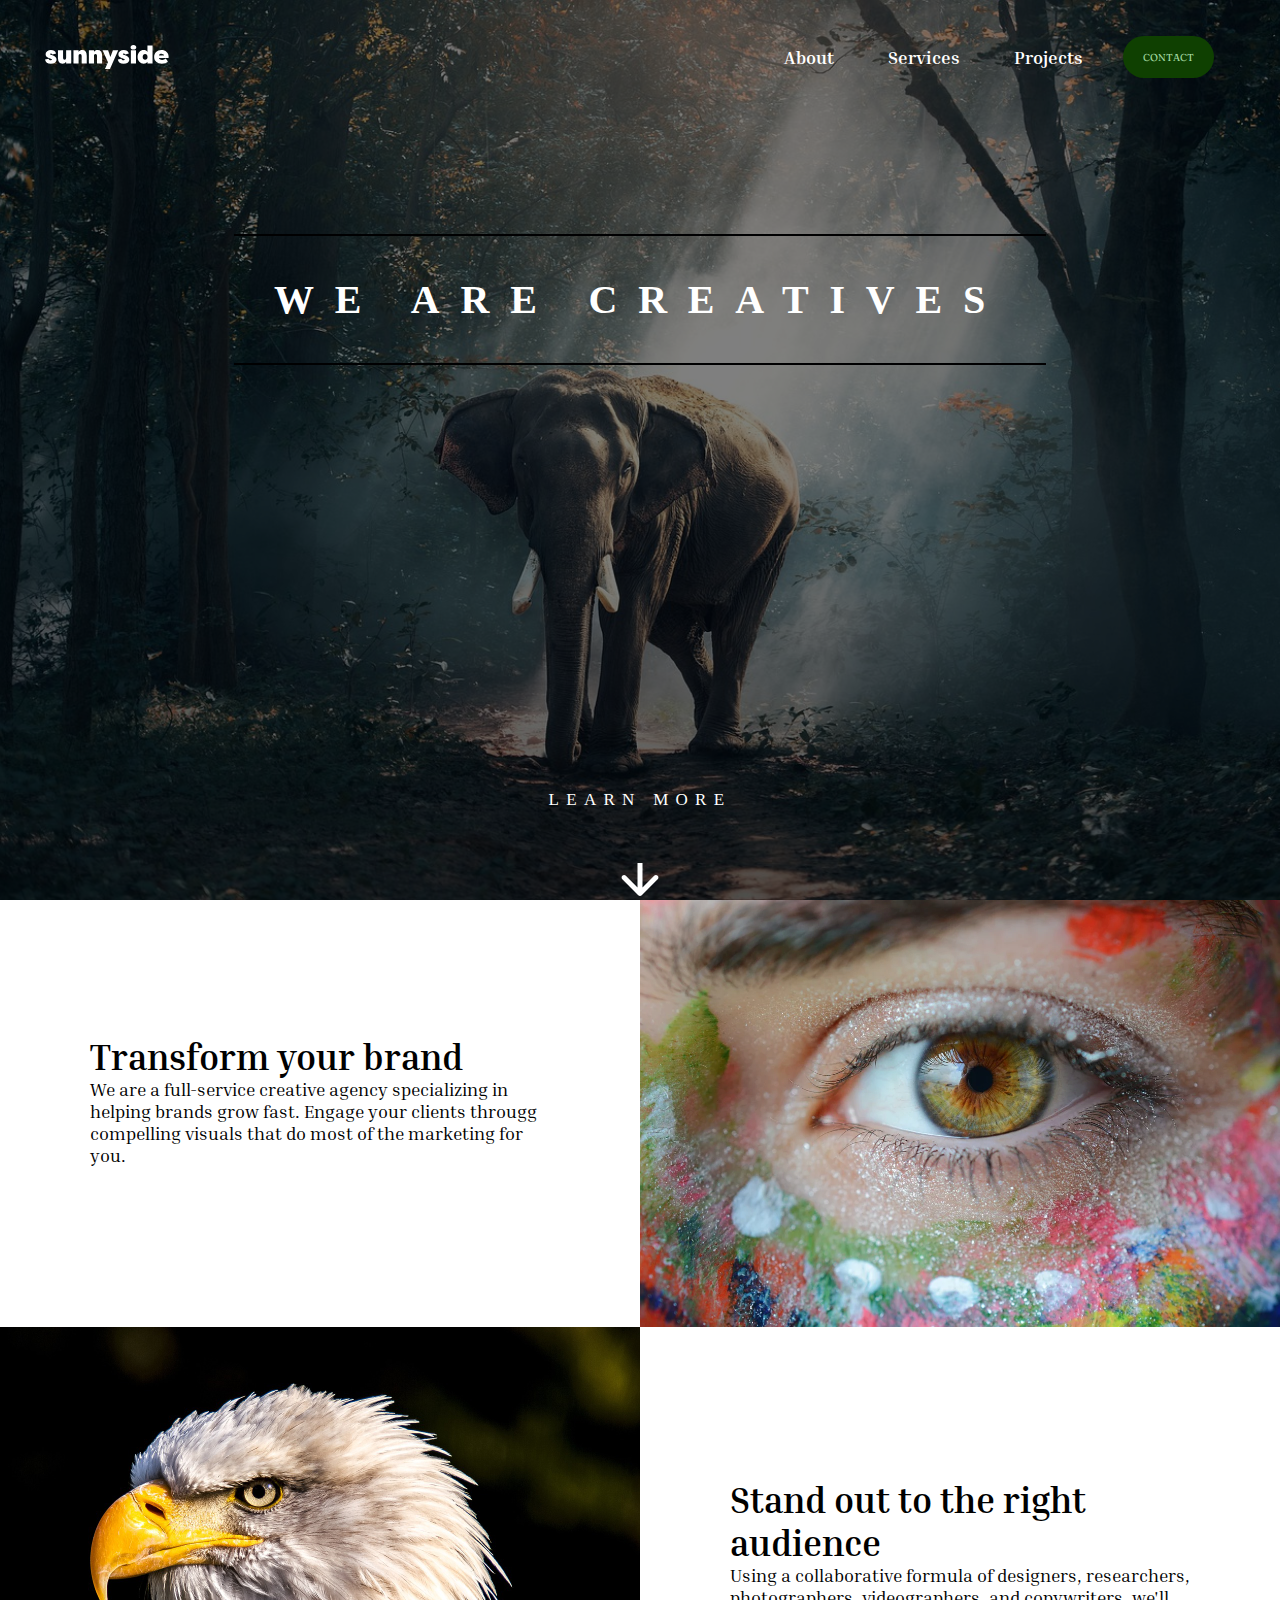
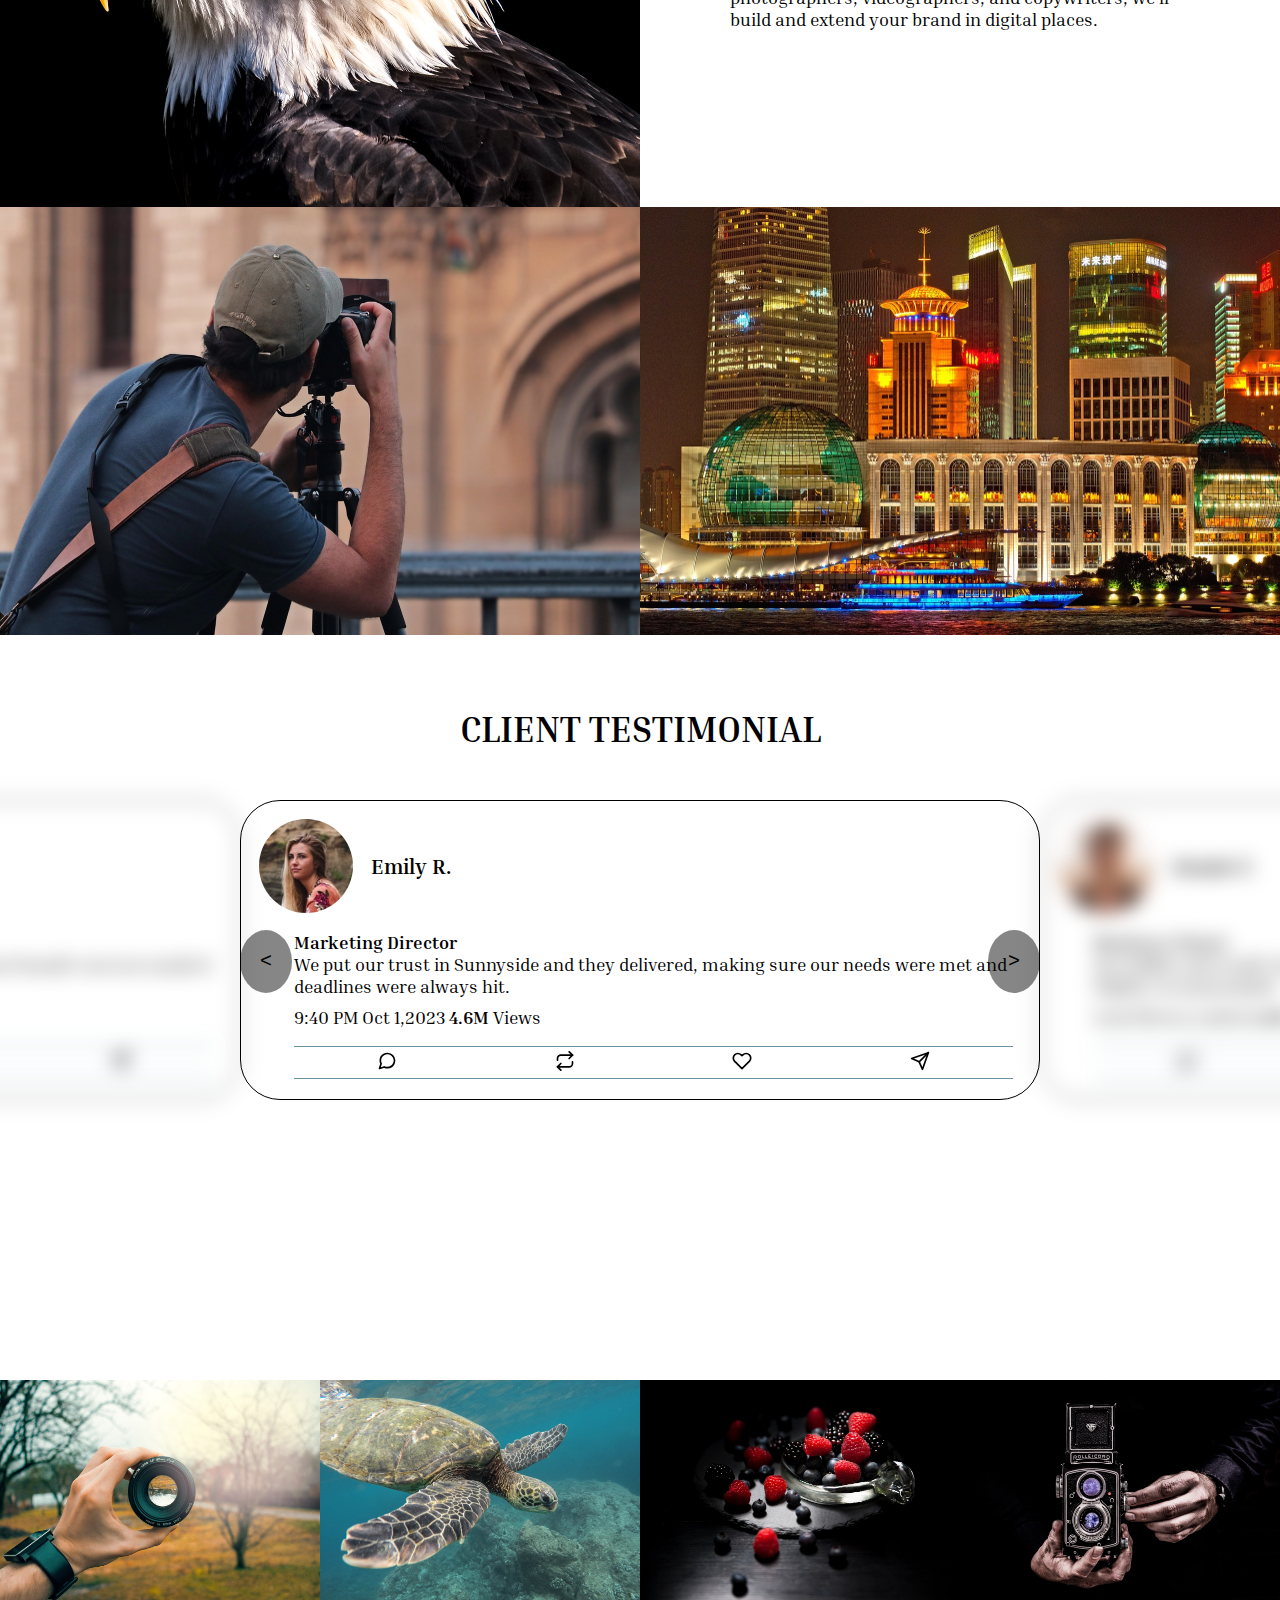
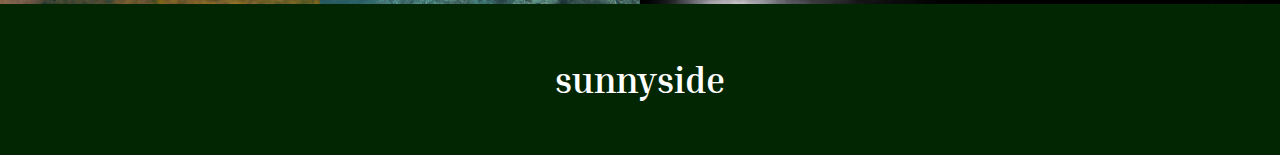
<file: index.html>
<!DOCTYPE html>
<html lang="en">
<head>
  <meta charset="UTF-8">
  <meta http-equiv="X-UA-Compatible" content="IE=edge">
  <meta name="viewport" content="width=device-width, initial-scale=1.0">
  <link rel="stylesheet" href="./css/style.css">
  <title>Sunnyside agency</title>
</head>
<body>
<div class="overlay"></div>
<div class="main-page-overlay"></div>
    <main class="main-page">
  <div class="nav-bar"> 
            <img class="logo" src="./images/logo.svg" alt="logo">
        <ul class="navOne">
            <a href="#about-page"><li>About</li></a>
            <a href="#services"><li>Services</li></a>
            <a href="#projects"><li>Projects</li></a>
              <button class="contact" >CONTACT</button>         
          </ul>
          <button class="hamburger">
            <div class="bar"></div>
        </button>
    </div>
    <nav class="mobile-nav">
      <a href="#about-page">About</a>
      <a href="#services">Services</a>
      <a href="#projects">Projects</a>
      <a href="https://www.linkedin.com/in/alexander-de-orbegoso-b1ab541aa/" target="_blank">Contact us</a>
      
      </nav>
      <div class="title-box">
    <h1 class="page-title">WE ARE CREATIVES</h1>
  </div>
  <div class="arrow-container">
    <div class="arrow-title">LEARN MORE</div>
    <a class = "arrow" href="#about-page"><svg width="38" height="33" viewBox="0 0 38 33" fill="none" xmlns="http://www.w3.org/2000/svg">
      <path d="M17.2322 32.2678C18.2085 33.2441 19.7915 33.2441 20.7678 32.2678L36.6777 16.3579C37.654 15.3816 37.654 13.7986 36.6777 12.8223C35.7014 11.846 34.1184 11.846 33.1421 12.8223L19 26.9645L4.85786 12.8223C3.88155 11.846 2.29864 11.846 1.32233 12.8223C0.34602 13.7986 0.34602 15.3816 1.32233 16.3579L17.2322 32.2678ZM16.5 0V30.5H21.5V0L16.5 0Z" fill="white"/>
    </svg></a>

</div>
</main>

<section id = "about-page" class="about-page">
  <img class="about-bg" src="./images/eye-7787024_1280.webp" alt="eye-picture">
  <div class="about-content1">
      <h1 class="about-title">Transform your brand</h1>
      <p class = "about-text">We are a full-service creative agency specializing in helping brands grow fast. Engage your clients througg compelling visuals that do most of the marketing for you. </p>
        <a href="#"><h3>LEARN MORE</h3></a>
  </div>
  <img class="about-bg" src="./images/adler-2386314_1280.jpg" alt="adler-picture">
 <div class="about-content2">
   <h1 class="about-title">Stand out to the right audience</h1>
   <p class = "about-text">Using a collaborative formula of designers, researchers, photographers, videographers, and copywriters, we'll build and extend your brand in digital places.</p>
   <a href="#"><h3>LEARN MORE</h3></a>
   </div>
   <img class="about-bg" src="./images/man-3672010_1280.jpg" alt="photographer-picture">
   <img  class="about-bg" src="./images/buildings-673087_1280.jpg" alt="building-picture">
  </section>
   <section id = "services">
    <h1>CLIENT TESTIMONIAL</h1>
<div class="mainBlock">
<button class="left"><</button>   
<button class="right">></button> 

      
      
  <div class = "blockOne">
        <div class="card-header">
          <img src="./images/image-emily.jpg" alt="profile-picture">
          <h3 class="testimonials-name">Emily R.</h3>
        </div>
        <div class="content">
        <p class="comment"> <strong>          <p class= "testimonials-title">Marketing Director</p>
        </strong> <p class="comment">We put our trust in Sunnyside and they delivered, making sure our needs were met and deadlines were always hit.</p>  
        <p class="date">9:40 PM Oct 1,2023 <strong>4.6M</strong> Views</p>
      <div class="tweet-info-counts">
    
        <div class="comments">
          
          <svg class="feather feather-message-circle sc-dnqmqq jxshSx" xmlns="http://www.w3.org/2000/svg" width="20" height="20" viewBox="0 0 24 24" fill="none" stroke="currentColor" stroke-width="2" stroke-linecap="round" stroke-linejoin="round" aria-hidden="true"><path d="M21 11.5a8.38 8.38 0 0 1-.9 3.8 8.5 8.5 0 0 1-7.6 4.7 8.38 8.38 0 0 1-3.8-.9L3 21l1.9-5.7a8.38 8.38 0 0 1-.9-3.8 8.5 8.5 0 0 1 4.7-7.6 8.38 8.38 0 0 1 3.8-.9h.5a8.48 8.48 0 0 1 8 8v.5z"></path></svg>
         
        </div>
        
        <div class="retweets">
          <svg class="feather feather-repeat sc-dnqmqq jxshSx" xmlns="http://www.w3.org/2000/svg" width="20" height="20" viewBox="0 0 24 24" fill="none" stroke="currentColor" stroke-width="2" stroke-linecap="round" stroke-linejoin="round" aria-hidden="true"><polyline points="17 1 21 5 17 9"></polyline><path d="M3 11V9a4 4 0 0 1 4-4h14"></path><polyline points="7 23 3 19 7 15"></polyline><path d="M21 13v2a4 4 0 0 1-4 4H3"></path></svg>
      
        </div>
        
        <div class="likes">
          <svg class="feather feather-heart sc-dnqmqq jxshSx" xmlns="http://www.w3.org/2000/svg" width="20" height="20" viewBox="0 0 24 24" fill="none" stroke="currentColor" stroke-width="2" stroke-linecap="round" stroke-linejoin="round" aria-hidden="true"><path d="M20.84 4.61a5.5 5.5 0 0 0-7.78 0L12 5.67l-1.06-1.06a5.5 5.5 0 0 0-7.78 7.78l1.06 1.06L12 21.23l7.78-7.78 1.06-1.06a5.5 5.5 0 0 0 0-7.78z"></path></svg>
        </div>
        
        <div class="message">
          <svg class="feather feather-send sc-dnqmqq jxshSx" xmlns="http://www.w3.org/2000/svg" width="20" height="20" viewBox="0 0 24 24" fill="none" stroke="currentColor" stroke-width="2" stroke-linecap="round" stroke-linejoin="round" aria-hidden="true"><line x1="22" y1="2" x2="11" y2="13"></line><polygon points="22 2 15 22 11 13 2 9 22 2"></polygon></svg>
        </div>
      </div>
    </div>
 </div>




      <div class = "blockOne two">
        <div class="card-header">
          <img src="./images/image-thomas.jpg" alt="profile-picture">
          <h3 class="testimonials-name">Thomas S.</h3>
        </div>
        <div class="content">
          <p class="comment"><strong><p class= "testimonials-title">Chief Operating Officer</p></strong> <p class="comment">Sunnyside's enthusiasm coupled with their keen interest in our brand's success made it a satisfying and enjoyable experience.</p>
          <p class="date">9:40 PM Oct 1,2023 <strong>4.6M</strong> Views</p>
      <div class="tweet-info-counts">
    
        <div class="comments">
          
          <svg class="feather feather-message-circle sc-dnqmqq jxshSx" xmlns="http://www.w3.org/2000/svg" width="20" height="20" viewBox="0 0 24 24" fill="none" stroke="currentColor" stroke-width="2" stroke-linecap="round" stroke-linejoin="round" aria-hidden="true"><path d="M21 11.5a8.38 8.38 0 0 1-.9 3.8 8.5 8.5 0 0 1-7.6 4.7 8.38 8.38 0 0 1-3.8-.9L3 21l1.9-5.7a8.38 8.38 0 0 1-.9-3.8 8.5 8.5 0 0 1 4.7-7.6 8.38 8.38 0 0 1 3.8-.9h.5a8.48 8.48 0 0 1 8 8v.5z"></path></svg>
         
        </div>
        
        <div class="retweets">
          <svg class="feather feather-repeat sc-dnqmqq jxshSx" xmlns="http://www.w3.org/2000/svg" width="20" height="20" viewBox="0 0 24 24" fill="none" stroke="currentColor" stroke-width="2" stroke-linecap="round" stroke-linejoin="round" aria-hidden="true"><polyline points="17 1 21 5 17 9"></polyline><path d="M3 11V9a4 4 0 0 1 4-4h14"></path><polyline points="7 23 3 19 7 15"></polyline><path d="M21 13v2a4 4 0 0 1-4 4H3"></path></svg>
      
        </div>
        
        <div class="likes">
          <svg class="feather feather-heart sc-dnqmqq jxshSx" xmlns="http://www.w3.org/2000/svg" width="20" height="20" viewBox="0 0 24 24" fill="none" stroke="currentColor" stroke-width="2" stroke-linecap="round" stroke-linejoin="round" aria-hidden="true"><path d="M20.84 4.61a5.5 5.5 0 0 0-7.78 0L12 5.67l-1.06-1.06a5.5 5.5 0 0 0-7.78 7.78l1.06 1.06L12 21.23l7.78-7.78 1.06-1.06a5.5 5.5 0 0 0 0-7.78z"></path></svg>
        </div>
        
        <div class="message">
          <svg class="feather feather-send sc-dnqmqq jxshSx" xmlns="http://www.w3.org/2000/svg" width="20" height="20" viewBox="0 0 24 24" fill="none" stroke="currentColor" stroke-width="2" stroke-linecap="round" stroke-linejoin="round" aria-hidden="true"><line x1="22" y1="2" x2="11" y2="13"></line><polygon points="22 2 15 22 11 13 2 9 22 2"></polygon></svg>
        </div>
      </div>
    </div>
 </div>     
   



      
<div class = "blockOne three">
        <div class="card-header">
          <img src="./images/image-jennie.jpg" alt="profile-picture">
          <h3 class="testimonials-name">Jennie F.</h3>
        </div>
        <div class="content">
        <p class="comment"> <strong><p class= "testimonials-title">Business Owner</p></strong> <p class="comment">Incredible end result! Our sales increased over 400% when we worked with Sunnyside. Highly recommended!</p>   
        <p class="date">9:40 PM Oct 1,2023 <strong>4.6M</strong> Views</p>
      <div class="tweet-info-counts">
    
        <div class="comments">
          
          <svg class="feather feather-message-circle sc-dnqmqq jxshSx" xmlns="http://www.w3.org/2000/svg" width="20" height="20" viewBox="0 0 24 24" fill="none" stroke="currentColor" stroke-width="2" stroke-linecap="round" stroke-linejoin="round" aria-hidden="true"><path d="M21 11.5a8.38 8.38 0 0 1-.9 3.8 8.5 8.5 0 0 1-7.6 4.7 8.38 8.38 0 0 1-3.8-.9L3 21l1.9-5.7a8.38 8.38 0 0 1-.9-3.8 8.5 8.5 0 0 1 4.7-7.6 8.38 8.38 0 0 1 3.8-.9h.5a8.48 8.48 0 0 1 8 8v.5z"></path></svg>
         
        </div>
        
        <div class="retweets">
          <svg class="feather feather-repeat sc-dnqmqq jxshSx" xmlns="http://www.w3.org/2000/svg" width="20" height="20" viewBox="0 0 24 24" fill="none" stroke="currentColor" stroke-width="2" stroke-linecap="round" stroke-linejoin="round" aria-hidden="true"><polyline points="17 1 21 5 17 9"></polyline><path d="M3 11V9a4 4 0 0 1 4-4h14"></path><polyline points="7 23 3 19 7 15"></polyline><path d="M21 13v2a4 4 0 0 1-4 4H3"></path></svg>
      
        </div>
        
        <div class="likes">
          <svg class="feather feather-heart sc-dnqmqq jxshSx" xmlns="http://www.w3.org/2000/svg" width="20" height="20" viewBox="0 0 24 24" fill="none" stroke="currentColor" stroke-width="2" stroke-linecap="round" stroke-linejoin="round" aria-hidden="true"><path d="M20.84 4.61a5.5 5.5 0 0 0-7.78 0L12 5.67l-1.06-1.06a5.5 5.5 0 0 0-7.78 7.78l1.06 1.06L12 21.23l7.78-7.78 1.06-1.06a5.5 5.5 0 0 0 0-7.78z"></path></svg>
        </div>
        
        <div class="message">
          <svg class="feather feather-send sc-dnqmqq jxshSx" xmlns="http://www.w3.org/2000/svg" width="20" height="20" viewBox="0 0 24 24" fill="none" stroke="currentColor" stroke-width="2" stroke-linecap="round" stroke-linejoin="round" aria-hidden="true"><line x1="22" y1="2" x2="11" y2="13"></line><polygon points="22 2 15 22 11 13 2 9 22 2"></polygon></svg>
        </div>
      </div>
    </div>
 </div>
</div>
</div>

   </section>
  <section id="projects">
  <img src="./images/lens-3046269_1280.jpg" alt="lens-picture">
  <img src="./images/animal-1868046_1280.jpg"  alt="picture-of-a-turtle">
  <img src="./images/berries-2986532_1280.jpg" alt="berries-picture">
  <img src="./images/camera-3244872_1280.jpg" alt="camera-picture">
  
  </section>
  
<footer>
  <h1>sunnyside</h1>

</footer>
<script src="main.js"></script>
</body>
</html>
</file>
<file: css/style.css>
@import url("https://fonts.googleapis.com/css2?family=Barlow:wght@600&family=Fraunces:opsz,wght@9..144,700&display=swap");
@import url("https://fonts.googleapis.com/css2?family=Fraunces:opsz,wght@9..144,700&family=Outfit:wght@500&display=swap");
@import url("https://fonts.googleapis.com/css2?family=Inria+Serif:wght@300&display=swap");
:root {
  --Very-dark-desaturated-blue-color: hsl(212, 27%, 19%);
  --Very-dark-grayish-blue-color: hsl(213, 9%, 39%);
  --Dark-grayish-blue-color: hsl(232, 10%, 55%);
  --Grayish-blue-color: hsl(210, 4%, 67%);
  --white-color: hsl(0, 0%, 100%);
  --Dark-desaturated-cyan-color: hsl(168, 33%, 3%);
  --footer-color: hsl(0, 8%, 12%);
}

* {
  margin: 0px;
  padding: 0px;
  box-sizing: border-box;
  scroll-behavior: smooth;
}

.overlay {
  position: fixed;
  display: none;
  z-index: 20;
  width: 100%;
  height: 100%;
  background-color: rgba(0, 0, 0, 0.486);
}

.overlay-active {
  display: grid;
}

.hamburger {
  position: fixed;
  display: block;
  width: 35px;
  right: 0;
  cursor: pointer;
  -webkit-appearance: none;
     -moz-appearance: none;
          appearance: none;
  background: none;
  outline: none;
  border: none;
  margin-right: 2em;
  z-index: 22;
}

.hamburger .bar, .hamburger:after, .hamburger:before {
  content: "";
  display: block;
  width: 100%;
  height: 5px;
  background-color: rgb(224, 218, 218);
  margin: 6px 0px;
  transition: 0.4s;
}

.hamburger.is-active:before {
  transform: rotate(-45deg) translate(-8px, 6px);
}

.hamburger.is-active:after {
  transform: rotate(45deg) translate(-9px, -8px);
}

.hamburger.is-active .bar {
  opacity: 0;
}

.mobile-nav {
  position: fixed;
  top: 0;
  left: 100%;
  width: 50%;
  min-height: 100vh;
  display: block;
  background-color: rgba(122, 117, 117, 0.527);
  padding-top: 120px;
  transition: 0.4s;
  z-index: 0;
}

.mobile-nav.is-active {
  left: 50%;
  z-index: 20;
}

.mobile-nav a {
  display: block;
  width: 100%;
  max-width: 200px;
  margin: 0 auto 16px;
  text-align: center;
  padding: 12px 16px;
  color: #FFF;
  text-decoration: none;
}

.mobile-nav a:hover {
  background-color: rgba(255, 255, 255, 0.594);
}

a {
  text-decoration: none;
  color: grey;
}

ul {
  list-style: none;
  color: var(--white-color);
}

body {
  font-size: 18px;
  font-family: "Inria Serif", serif;
}

.navOne li {
  margin-left: 3em;
  color: white;
}

.contact {
  cursor: pointer;
  color: var(--Very-dark-desaturated-blue-color);
  border-radius: 40px;
  font-size: 10px;
  font-family: "Fraunces", sans-serif;
  border: solid 0 var(--white-color);
  padding: 0 2em 0 2em;
  color: #A2D9A0;
  height: 100%;
  background-color: #0F4001;
  margin-left: 4em;
  margin-right: 3em;
}

.arrow-container {
  position: absolute;
  bottom: 0px;
  width: 100%;
  height: 110px;
  display: flex;
  justify-content: center;
}

.arrow-title {
  position: relative;
  font-family: Poppins;
  font-size: 17px;
  color: white;
  font-style: normal;
  font-weight: 500;
  line-height: normal;
  letter-spacing: 7.28px;
  z-index: 4;
}

.arrow {
  position: absolute;
  bottom: 0;
  z-index: 4;
  animation: arrow-motion 4s infinite;
}

.main-page {
  position: relative;
  text-align: center;
  width: 100%;
  height: 100vh;
  background-image: url(../images/elephant-1822636_1280.jpg);
  background-size: cover;
  background-position: center;
  background-repeat: no-repeat;
}

.main-page-overlay {
  position: absolute;
  display: grid;
  z-index: 2;
  width: 100%;
  height: 100vh;
  background-color: rgba(0, 0, 0, 0.5);
}

.card-header {
  display: flex;
  width: 100%;
}
.card-header h3 {
  align-self: center;
}

.content {
  text-align: start;
  width: 90%;
  margin-left: 1.5em;
}
.content .date {
  padding-top: 0.5em;
  padding-bottom: 1em;
}

.tweet-info-counts {
  display: flex;
  justify-content: space-around;
  border-top: 0.1px solid rgb(106, 146, 161);
  border-bottom: 0.5px solid rgb(106, 146, 161);
  padding: 0.2em;
}
.tweet-info-counts svg {
  cursor: pointer;
}

.mainBlock {
  position: relative;
  left: 50%;
  transform: translate(-50%, 0%);
  width: 800px;
  height: 450px;
}

.blockOne {
  justify-items: center;
  position: relative;
  width: 800px;
  height: 300px;
  left: 0;
  bottom: -50px;
  border-radius: 40px;
  border: 0.5px solid black;
}
.blockOne img {
  border-radius: 50%;
  height: 130px;
  padding: 1em;
}

.two {
  position: relative;
  left: -800px;
  bottom: 250px;
  filter: blur(10px);
}

.three {
  position: relative;
  left: 800px;
  bottom: 550px;
  filter: blur(10px);
}

.left, .right {
  position: absolute;
  top: 40%;
  z-index: 10;
  border-radius: 50%;
  background-color: rgba(0, 0, 0, 0.473);
  padding: 1em;
  font-size: 20px;
  font-family: monospace;
  border: none;
  cursor: pointer;
}

.left:hover, .right:hover {
  transition: 200ms;
  background-color: rgba(80, 79, 79, 0.473);
}

.right {
  right: 0%;
}

.left {
  left: 0%;
}

.main-bg {
  width: 100%;
  height: 100%;
}

.nav-bar {
  position: relative;
  z-index: 21;
  display: flex;
  width: 100%;
  background-color: transparent;
  justify-content: space-between;
  align-content: center;
  padding: 2em;
}

.page-title {
  position: relative;
  z-index: 3;
  font-weight: bold;
  color: var(--Dark-desaturated-cyan-color);
  letter-spacing: 0.25em;
  margin: 3em;
  padding: 1em;
  color: white;
  font-family: Poppins;
  font-size: 40px;
  font-style: normal;
  font-weight: 600;
  letter-spacing: 20.8px;
  width: -moz-fit-content;
  width: fit-content;
  border-bottom: 2px solid rgb(0, 0, 1);
  border-top: 2px solid rgb(0, 0, 1);
}

.title-box {
  display: grid;
  justify-content: center;
  width: 100%;
}

.about-bg {
  width: 100%;
}

.about-content1, .about-content2 {
  display: grid;
  align-content: center;
  padding: 5em;
}

#projects {
  display: grid;
  align-items: center;
  grid-template-columns: repeat(2, 50%);
}
#projects img {
  height: 100%;
}

a {
  color: var(--white-color);
}

.navOne {
  color: white;
  display: none;
  font-weight: bold;
  cursor: pointer;
  color: var(--Dark-desaturated-cyan-color);
  align-items: center;
}

.logo {
  padding: 0.5em;
}

#services {
  padding-top: 4em;
  padding-bottom: 10em;
  overflow: hidden;
  text-align: center;
  width: 100%;
}

.profiles {
  text-align: center;
  align-items: center;
  display: grid;
  padding: 2em;
}
.profiles h3 {
  padding-top: 2em;
  padding-bottom: 0.5em;
}
.profiles img {
  width: 30%;
  border-radius: 90%;
}

#projects img {
  width: 100%;
}

.nav-icons {
  padding: 1em;
}
.nav-icons .icon {
  width: 20px;
  margin: 0em 2em 0em 2em;
}
.nav-icons a {
  padding: 0.5em;
}

footer {
  padding: 2em;
  text-align: center;
  height: 100%;
  color: white;
  background: var(--d-9-d-9-d-9, #022601);
}
footer h1 {
  padding: 0.5em;
  margin: 0em;
}
footer .navTwo {
  text-align: center;
  width: 100%;
  font-weight: bold;
  padding-bottom: 2em;
  justify-content: center;
  display: flex;
  color: hsl(160, 1.7%, 34.7%);
}
footer .navTwo li {
  margin: 0 3em 0 3em;
  color: var(--Dark-desaturated-cyan-color);
}

@keyframes arrow-motion {
  0% {
    transform: translateY(0);
  }
  50% {
    transform: translateY(-30px);
  }
  100% {
    transform: translateY(0%);
  }
}
@media only screen and (min-width: 980px) {
  .nav-bar {
    display: flex;
  }
  .mobile-nav {
    display: none;
  }
  .overlay-active {
    display: none;
  }
  .hamburger {
    display: none;
  }
  .about-content1 {
    padding: 5em;
    grid-row: 1/1;
    grid-column: 1/1;
  }
  .about-page {
    display: grid;
    grid-template-columns: 50% 50%;
  }
  .about-page img {
    height: 100%;
  }
  #projects {
    display: grid;
    grid-template-columns: repeat(4, 25%);
  }
  .navOne {
    display: flex;
  }
}
@media only screen and (max-width: 900px) {
  .about-content1, .about-content2 {
    padding: 1.5em;
  }
  .main-page {
    overflow: hidden;
  }
  .page-title {
    width: 400px;
    font-size: 20px;
    padding: 2em;
  }
  .blockOne {
    text-align: center;
  }
  .card-header {
    justify-content: center;
  }
  .tweet-info-counts {
    justify-content: space-between;
    width: 20%;
  }
  .content {
    display: flex;
    flex-direction: column;
    align-items: center;
    text-align: center;
    margin: 0;
    width: 100%;
  }
  .comment {
    width: 40%;
    font-size: 15px;
  }
  .right {
    right: 25%;
  }
  .left {
    left: 25%;
  }
}
@keyframes moving {
  0% {
    left: 0px;
  }
  100% {
    left: -500px;
  }
}
@keyframes secondMove {
  0% {
    left: 500px;
  }
  100% {
    left: 0px;
  }
}
@keyframes movingRight {
  0% {
    left: 0px;
  }
  100% {
    left: 500px;
  }
}
@keyframes secondMoveRight {
  0% {
    left: -500px;
  }
  100% {
    left: 0px;
  }
}/*# sourceMappingURL=style.css.map */
</file>
